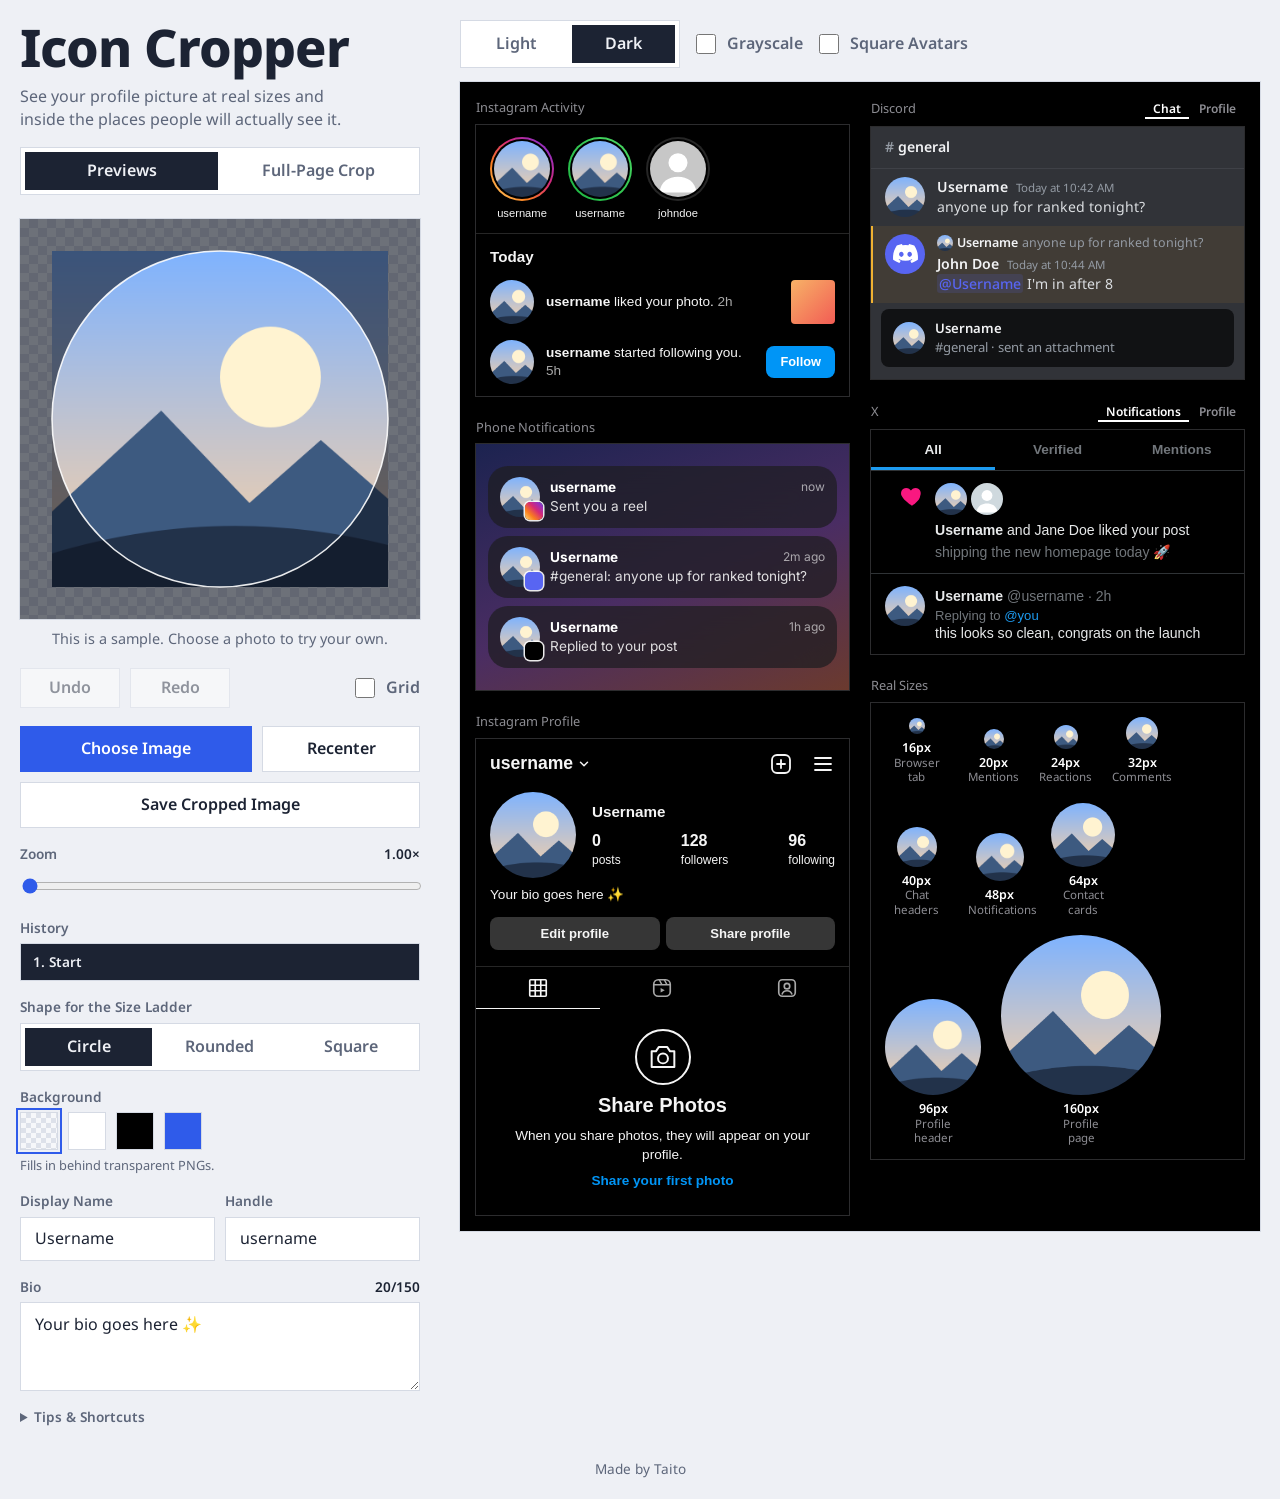
<file: index.html>
<!doctype html>
<html lang="en">
<head>
<meta charset="utf-8">
<meta name="viewport" content="width=device-width, initial-scale=1, viewport-fit=cover">
<title>Icon Cropper</title>
<link rel="icon" href="data:image/svg+xml,<svg xmlns='http://www.w3.org/2000/svg' viewBox='0 0 100 100'><text y='.9em' font-size='90'>💮</text></svg>">
<link rel="preconnect" href="https://fonts.googleapis.com">
<link rel="preconnect" href="https://fonts.gstatic.com" crossorigin>
<link href="https://fonts.googleapis.com/css2?family=Inter:wght@400;500;600;700&family=Noto+Sans:wght@400;500;600;700;800&display=swap" rel="stylesheet">
<link rel="stylesheet" href="styles.css">
</head>
<body>
<main class="layout">
  <header class="top">
    <h1>Icon Cropper</h1>
    <p>See your profile picture at real sizes and inside the places people will actually see it.</p>
    <div class="seg view" id="view" role="group" aria-label="View">
      <button type="button" data-v="preview">Previews</button>
      <button type="button" data-v="crop">Full-Page Crop</button>
    </div>
  </header>

  <section class="editor-col" aria-label="Crop your image">
    <div class="editor-wrap" id="drop">
      <canvas id="editor" tabindex="0" aria-label="Crop area. Drag to reposition, pinch or scroll to zoom."></canvas>
    </div>
    <p class="hint" id="hint">This is a sample. Choose a photo to try your own.</p>
    <p class="err" id="err" hidden></p>

    <div class="controls">
      <div class="controls-main">
        <div class="edit-bar">
          <button class="btn" id="undo" type="button" disabled>Undo</button>
          <button class="btn" id="redo" type="button" disabled>Redo</button>
          <label class="check"><input type="checkbox" id="grid"> Grid</label>
        </div>

        <div class="btns">
          <label class="btn primary">Choose Image<input type="file" id="file" accept="image/*" hidden></label>
          <button class="btn" id="reset" type="button">Recenter</button>
        </div>
        <button class="btn" id="save" type="button">Save Cropped Image</button>
      </div>

      <div class="controls-side">
        <label class="field"><span>Zoom <output id="zoomVal">1.00×</output></span>
          <input type="range" id="zoom" min="1" max="6" step="0.01" value="1">
        </label>

        <div class="field"><span>History</span>
          <ol class="hist" id="hist" aria-label="Crop history"></ol>
        </div>

        <div class="field"><span>Shape for the Size Ladder</span>
          <div class="seg" id="shape" role="group" aria-label="Shape">
            <button type="button" data-v="circle">Circle</button>
            <button type="button" data-v="rounded">Rounded</button>
            <button type="button" data-v="square">Square</button>
          </div>
        </div>

        <div class="field"><span>Background</span>
          <div class="swatches" id="fill" role="group" aria-label="Background fill">
            <button type="button" class="sw sw-none" data-v="none" aria-label="Transparent"></button>
            <button type="button" class="sw" data-v="#FFFFFF" style="background:#FFFFFF" aria-label="White"></button>
            <button type="button" class="sw" data-v="#000000" style="background:#000000" aria-label="Black"></button>
            <label class="sw sw-custom" id="customWrap" aria-label="Custom Colour"><input type="color" id="custom" value="#2F5BEA"></label>
          </div>
          <small>Fills in behind transparent PNGs.</small>
        </div>

        <div class="pair">
          <label class="field"><span>Display Name</span>
            <input type="text" id="name" maxlength="40" autocomplete="name">
          </label>
          <label class="field"><span>Handle</span>
            <input type="text" id="handle" maxlength="30" autocomplete="username" spellcheck="false" autocapitalize="off">
          </label>
        </div>

        <label class="field"><span>Bio <output id="bioCount"></output></span>
          <textarea id="bio" rows="3" maxlength="150"></textarea>
        </label>

        <details class="tip">
          <summary>Tips &amp; Shortcuts</summary>
          <p>Drop an image on the crop area or paste one with Cmd/Ctrl + V.
            Click the crop area to nudge with the arrow keys (Shift for bigger steps) and fine-tune zoom with + / −.
            Cmd/Ctrl + Z to undo, add Shift to redo.</p>
          <p>The handle shows on Instagram, on X as @handle and as your Discord username.
            The bio is capped at 150 characters, Instagram's limit.</p>
        </details>
      </div>
    </div>
  </section>

  <section class="preview-col" aria-label="Previews">
    <div class="toolbar">
      <div class="seg" id="mode" role="group" aria-label="Preview appearance">
        <button type="button" data-v="light">Light</button>
        <button type="button" data-v="dark">Dark</button>
      </div>
      <label class="check"><input type="checkbox" id="gray"> Grayscale</label>
      <label class="check"><input type="checkbox" id="square"> Square Avatars</label>
    </div>

    <div class="stage" id="stage" data-mode="dark">
      <div class="mocks">
        <div class="mock">
          <p class="mock-label">Instagram Activity</p>
          <div class="panel ig">
            <div class="ig-tray">
              <div class="ig-story" title="Story"><div class="ring"><img data-av class="av r-circle" style="--s:56px" alt=""></div><span data-handle></span></div>
              <div class="ig-story" title="Close Friends story"><div class="ring cf"><img data-av class="av r-circle" style="--s:56px" alt=""></div><span data-handle></span></div>
              <div class="ig-story" title="Viewed story"><div class="ring seen"><span class="def def-person def-ig" style="--s:56px" role="img" aria-label="John Doe"></span></div><span>johndoe</span></div>
            </div>
            <p class="ig-h">Today</p>
            <div class="ig-row">
              <img data-av class="av r-circle" style="--s:44px" alt="">
              <p><b data-handle></b> liked your photo. <span class="t">2h</span></p>
              <span class="ig-thumb"></span>
            </div>
            <div class="ig-row">
              <img data-av class="av r-circle" style="--s:44px" alt="">
              <p><b data-handle></b> started following you. <span class="t">5h</span></p>
              <span class="ig-btn">Follow</span>
            </div>
          </div>
        </div>

        <div class="mock">
          <p class="mock-label">Phone Notifications</p>
          <div class="panel wall">
            <div class="notif">
              <span class="badged"><img data-av class="av r-circle" style="--s:40px" alt=""><span class="app ig-app"></span></span>
              <div class="n-body">
                <div class="n-top"><strong data-handle></strong><span>now</span></div>
                <div class="n-text">Sent you a reel</div>
              </div>
            </div>
            <div class="notif">
              <span class="badged"><img data-av class="av r-circle" style="--s:40px" alt=""><span class="app dc-app"></span></span>
              <div class="n-body">
                <div class="n-top"><strong data-name></strong><span>2m ago</span></div>
                <div class="n-text">#general: anyone up for ranked tonight?</div>
              </div>
            </div>
            <div class="notif">
              <span class="badged"><img data-av class="av r-circle" style="--s:40px" alt=""><span class="app x-app"></span></span>
              <div class="n-body">
                <div class="n-top"><strong data-name></strong><span>1h ago</span></div>
                <div class="n-text">Replied to your post</div>
              </div>
            </div>
          </div>
        </div>

        <div class="mock">
          <p class="mock-label">Instagram Profile</p>
          <div class="panel ig">
            <div class="igp-bar">
              <b><span data-handle></span> <svg class="ic" style="--s:14px" viewBox="0 0 24 24" aria-hidden="true"><path d="M6 9l6 6 6-6" fill="none" stroke="currentColor" stroke-width="2.5" stroke-linecap="round" stroke-linejoin="round"/></svg></b>
              <svg class="ic" style="--s:24px" viewBox="0 0 24 24" aria-hidden="true"><rect x="3" y="3" width="18" height="18" rx="5" fill="none" stroke="currentColor" stroke-width="1.8"/><path d="M12 8v8M8 12h8" stroke="currentColor" stroke-width="1.8" stroke-linecap="round"/></svg>
              <svg class="ic" style="--s:24px" viewBox="0 0 24 24" aria-hidden="true"><path d="M4 6h16M4 12h16M4 18h16" stroke="currentColor" stroke-width="1.8" stroke-linecap="round"/></svg>
            </div>
            <div class="igp-head">
              <img data-av class="av r-circle" style="--s:86px" alt="">
              <div class="igp-side">
                <b class="igp-name" data-name></b>
                <div class="igp-stats">
                  <div><b>0</b><span>posts</span></div>
                  <div><b>128</b><span>followers</span></div>
                  <div><b>96</b><span>following</span></div>
                </div>
              </div>
            </div>
            <p class="igp-bio" data-bio></p>
            <div class="igp-btns"><span>Edit profile</span><span>Share profile</span></div>
            <div class="igp-tabs">
              <span class="on"><svg class="ic" style="--s:22px" viewBox="0 0 24 24" aria-hidden="true"><rect x="3" y="3" width="18" height="18" rx="1" fill="none" stroke="currentColor" stroke-width="1.8"/><path d="M9 3v18M15 3v18M3 9h18M3 15h18" stroke="currentColor" stroke-width="1.8"/></svg></span>
              <span><svg class="ic" style="--s:22px" viewBox="0 0 24 24" aria-hidden="true"><rect x="3" y="3" width="18" height="18" rx="5" fill="none" stroke="currentColor" stroke-width="1.8"/><path d="M3 8.5h18M9 3l3 5.5M14.5 3l3 5.5" fill="none" stroke="currentColor" stroke-width="1.6"/><path d="M10.5 12v5l4.5-2.5z" fill="currentColor"/></svg></span>
              <span><svg class="ic" style="--s:22px" viewBox="0 0 24 24" aria-hidden="true"><rect x="3" y="3" width="18" height="18" rx="4" fill="none" stroke="currentColor" stroke-width="1.8"/><circle cx="12" cy="10" r="3" fill="none" stroke="currentColor" stroke-width="1.8"/><path d="M6.5 19c1-3 3-4 5.5-4s4.5 1 5.5 4" fill="none" stroke="currentColor" stroke-width="1.8"/></svg></span>
            </div>
            <div class="igp-empty">
              <span class="igp-cam"><svg class="ic" style="--s:34px" viewBox="0 0 24 24" aria-hidden="true"><path d="M4 8h3l2-3h6l2 3h3v11H4z" fill="none" stroke="currentColor" stroke-width="1.4" stroke-linejoin="round"/><circle cx="12" cy="13" r="3.5" fill="none" stroke="currentColor" stroke-width="1.4"/></svg></span>
              <b>Share Photos</b>
              <p>When you share photos, they will appear on your profile.</p>
              <span class="igp-link">Share your first photo</span>
            </div>
          </div>
        </div>

        <div class="mock">
          <div class="mock-head">
            <p class="mock-label">Discord</p>
            <div class="mtabs" role="tablist" aria-label="Discord preview">
              <button type="button" role="tab" aria-selected="true" data-tab="chat">Chat</button>
              <button type="button" role="tab" aria-selected="false" data-tab="profile">Profile</button>
            </div>
          </div>
          <div class="panel dc">
           <div data-pane="profile" hidden>
            <div class="dcp-banner"></div>
            <div class="dcp-av"><img data-av class="av r-circle" style="--s:80px" alt=""><span class="dcp-status" aria-label="Online"></span></div>
            <div class="dcp-card">
              <b class="dcp-name" data-name></b>
              <span class="dcp-user" data-handle></span>
              <div data-bio-wrap><h4>About Me</h4><p class="dcp-bio" data-bio></p></div>
              <h4>Member Since</h4><p>Oct 8, 2026</p>
            </div>
           </div>
           <div data-pane="chat">
            <div class="dc-ch"><span>#</span>general</div>
            <div class="dc-msg">
              <img data-av class="av r-circle" style="--s:40px" alt="">
              <div class="dc-body">
                <div class="dc-top"><b data-name></b><span>Today at 10:42 AM</span></div>
                <div>anyone up for ranked tonight?</div>
              </div>
            </div>
            <div class="dc-msg hl">
              <span class="def def-dc" style="--s:40px" role="img" aria-label="John Doe"></span>
              <div class="dc-body">
                <div class="dc-reply"><img data-av class="av r-circle" style="--s:16px" alt=""><b data-name></b> anyone up for ranked tonight?</div>
                <div class="dc-top"><b>John Doe</b><span>Today at 10:44 AM</span></div>
                <div><span class="dc-at">@<span data-name></span></span> I'm in after 8</div>
              </div>
            </div>
            <div class="dc-toast">
              <img data-av class="av r-circle" style="--s:32px" alt="">
              <div><b data-name></b><span>#general · sent an attachment</span></div>
            </div>
           </div>
          </div>
        </div>

        <div class="mock">
          <div class="mock-head">
            <p class="mock-label">X</p>
            <div class="mtabs" role="tablist" aria-label="X preview">
              <button type="button" role="tab" aria-selected="true" data-tab="notifs">Notifications</button>
              <button type="button" role="tab" aria-selected="false" data-tab="profile">Profile</button>
            </div>
          </div>
          <div class="panel xn">
           <div data-pane="profile" hidden>
            <div class="xp-banner"></div>
            <div class="xp-top"><img data-av class="av r-circle xp-av" style="--s:68px" alt=""><span class="xp-edit">Edit profile</span></div>
            <div class="xp-body">
              <b class="xp-name" data-name></b>
              <span class="xp-handle">@<span data-handle></span></span>
              <p class="xp-bio" data-bio></p>
              <p class="xp-meta">Joined October 2026</p>
              <p class="xp-follow"><b>96</b> Following <b>128</b> Followers</p>
            </div>
           </div>
           <div data-pane="notifs">
            <div class="x-tabs"><span>All</span><span>Verified</span><span>Mentions</span></div>
            <div class="x-row">
              <div class="x-gut"><svg class="ic" style="--s:26px" viewBox="0 0 24 24" aria-hidden="true"><path fill="#F91880" d="M12 21s-7.5-4.6-9.6-9.2C.9 8.4 2.9 4.5 6.6 4.5c2.1 0 3.6 1.1 4.4 2.5.8-1.4 2.3-2.5 4.4-2.5 3.7 0 5.7 3.9 4.2 7.3C19.5 16.4 12 21 12 21z"/></svg></div>
              <div class="x-body">
                <div class="x-avs"><img data-av class="av r-circle" style="--s:32px" alt=""><span class="def def-person def-x" style="--s:32px" role="img" aria-label="Jane Doe"></span></div>
                <p><b data-name></b> and Jane Doe liked your post</p>
                <p class="x-q">shipping the new homepage today 🚀</p>
              </div>
            </div>
            <div class="x-row">
              <img data-av class="av r-circle" style="--s:40px" alt="">
              <div class="x-body">
                <div class="x-top"><b data-name></b><span>@<span data-handle></span> · 2h</span></div>
                <p class="x-to">Replying to <i>@you</i></p>
                <p>this looks so clean, congrats on the launch</p>
              </div>
            </div>
           </div>
          </div>
        </div>

        <div class="mock">
          <p class="mock-label">Real Sizes</p>
          <div class="panel sizes">
            <div class="ladder" id="ladder" data-shape="circle"></div>
          </div>
        </div>
      </div>
    </div>
  </section>
</main>

<footer class="foot">Made by Taito</footer>

<dialog class="viewer" id="viewer" aria-label="Profile picture">
  <button class="viewer-close" id="viewerClose" type="button">Close</button>
  <img data-av alt="Your profile picture, enlarged">
  <div class="viewer-cap"><b data-name></b><span id="viewerSize"></span></div>
</dialog>

<script src="app.js"></script>
</body>
</html>
</file>
<file: styles.css>
:root{
  --bg:#EEF0F5;--surface:#FFFFFF;--ink:#1C2333;--muted:#5D667A;--line:#D5DAE4;
  --accent:#2F5BEA;--accent-ink:#FFFFFF;--check-a:#DDE1EA;--check-b:#F6F7FA;--err:#B42318;
  box-sizing:border-box;
  padding-top:env(safe-area-inset-top,0px);padding-bottom:env(safe-area-inset-bottom,0px);
  color-scheme:light;
}
@media (prefers-color-scheme:dark){
  :root:not([data-theme="light"]){
    --bg:#13161D;--surface:#1D212B;--ink:#E7EAF1;--muted:#99A1B3;--line:#2E3442;
    --accent:#7C9BFF;--accent-ink:#0F1730;--check-a:#262B36;--check-b:#1B1F28;--err:#FF8A7A;color-scheme:dark;
  }
}
:root[data-theme="dark"]{
  --bg:#13161D;--surface:#1D212B;--ink:#E7EAF1;--muted:#99A1B3;--line:#2E3442;
  --accent:#7C9BFF;--accent-ink:#0F1730;--check-a:#262B36;--check-b:#1B1F28;--err:#FF8A7A;color-scheme:dark;
}
html{scroll-padding-top:env(safe-area-inset-top,0px)}
*,*::before,*::after{box-sizing:inherit}
body{margin:0;background:var(--bg);color:var(--ink);
  font-family:"Noto Sans",ui-sans-serif,system-ui,-apple-system,"Segoe UI",Roboto,sans-serif;
  font-size:16px;line-height:1.45;-webkit-font-smoothing:antialiased;
  min-height:100dvh;display:flex;flex-direction:column}
body>main{flex:1;width:100%}
.foot{padding:4px 20px 20px;text-align:center;color:var(--muted);font-size:.85rem}
button,input,textarea{font:inherit;color:inherit}
:focus-visible{outline:2px solid var(--accent);outline-offset:2px}

.top{width:100%;max-width:400px;margin:0 auto}
.top h1{margin:0;font-size:clamp(2rem,9vw,3.25rem);font-weight:800;letter-spacing:-.02em;line-height:1.05}
.top p{margin:10px 0 0;color:var(--muted);max-width:36ch}

.layout{max-width:2000px;margin:0 auto;padding:20px;display:grid;gap:28px}
@media (min-width:900px){
  /* Title sits above the editor so the previews can start at the top of the page */
  .layout{grid-template-columns:minmax(320px,400px) 1fr;grid-template-rows:auto 1fr;gap:24px 40px;align-items:start}
  .preview-col{grid-column:2;grid-row:1 / span 2;min-width:0}
  .editor-col{position:sticky;top:calc(env(safe-area-inset-top,0px) + 20px)}
}
.view{margin-top:16px}

/* Wide screens: the editor's settings move into their own column beside it, so nothing needs scrolling */
@media (min-width:1500px){
  .layout:not(.focus){grid-template-columns:644px minmax(0,1fr);gap:20px 32px}
  .layout:not(.focus) .top{max-width:none;display:grid;grid-template-columns:1fr 280px;column-gap:24px;align-items:end}
  .layout:not(.focus) .top h1{font-size:2.25rem}
  .layout:not(.focus) .top p{margin-top:4px}
  .layout:not(.focus) .view{grid-column:2;grid-row:1 / span 2;margin:0}
  .layout:not(.focus) .editor-col{display:grid;grid-template-columns:360px 260px;grid-template-rows:repeat(4,auto) 1fr;
    column-gap:24px;align-items:start}
  .layout:not(.focus) .editor-wrap{grid-column:1;grid-row:1;max-width:none}
  .layout:not(.focus) .hint{grid-column:1;grid-row:2}
  .layout:not(.focus) .err{grid-column:1;grid-row:3}
  .layout:not(.focus) .controls{display:contents}
  .layout:not(.focus) .controls-main{grid-column:1;grid-row:4;margin-top:12px}
  .layout:not(.focus) .controls-side{grid-column:2;grid-row:1 / -1}
  .layout:not(.focus) .hist{max-height:150px}
}

/* Full-page crop: previews hide and the crop area takes the space they used */
.layout.focus{max-width:none}
.layout.focus .preview-col,.layout.focus .top p{display:none}
.layout.focus .editor-wrap{max-width:none;width:min(100%, calc(100dvh - 190px));min-width:280px}
@media (min-width:900px){
  .layout.focus{grid-template-columns:minmax(0,1fr) 360px;grid-template-rows:auto auto auto 1fr}
  .layout.focus .top{grid-column:1 / -1;max-width:none;display:flex;align-items:center;gap:24px}
  .layout.focus .top h1{font-size:2rem}
  .layout.focus .view{margin:0;flex:0 1 340px}
  .layout.focus .editor-col{display:contents}
  .layout.focus .editor-wrap{grid-column:1;grid-row:2}
  .layout.focus .hint{grid-column:1;grid-row:3}
  .layout.focus .err{grid-column:1;grid-row:4}
  .layout.focus .controls{grid-column:2;grid-row:2 / span 3;margin:0;max-width:none;
    position:sticky;top:calc(env(safe-area-inset-top,0px) + 20px)}
}

.editor-wrap{width:100%;max-width:400px;margin:0 auto;aspect-ratio:1;overflow:hidden;
  background:repeating-conic-gradient(var(--check-a) 0 25%,var(--check-b) 0 50%) 0 0/18px 18px;
  box-shadow:0 0 0 1px var(--line)}
.editor-wrap.dragging{box-shadow:0 0 0 3px var(--accent)}
#editor{width:100%;height:100%;display:block;touch-action:none;cursor:grab}
#editor:active{cursor:grabbing}
#editor:focus-visible{outline:3px solid var(--accent);outline-offset:-3px}
.hint{margin:10px 0 0;text-align:center;color:var(--muted);font-size:.9rem}
.err{margin:8px 0 0;text-align:center;color:var(--err);font-size:.9rem;font-weight:600}

.controls{max-width:400px;margin:16px auto 0;display:grid;gap:16px}
.controls-main,.controls-side{display:grid;gap:16px;align-content:start}
.btns{display:flex;gap:10px}
.btn{flex:1;display:inline-flex;align-items:center;justify-content:center;min-height:46px;padding:0 16px;
  border:1px solid var(--line);background:var(--surface);font-weight:600;cursor:pointer}
.btns+.btn{width:100%;margin-top:-6px}
.seg button:disabled{opacity:.45;cursor:not-allowed}
.btn.primary{background:var(--accent);color:var(--accent-ink);border-color:transparent;flex:1.6}
.btn:has(input:focus-visible){outline:2px solid var(--accent);outline-offset:2px}
.field{display:grid;gap:6px}
.field>span{font-size:.85rem;font-weight:600;color:var(--muted);display:flex;justify-content:space-between;gap:8px}
.field output{color:var(--ink);font-variant-numeric:tabular-nums}
.edit-bar{display:flex;gap:10px;align-items:center}
.edit-bar .btn{flex:0 1 100px;min-height:40px}
.edit-bar .check{margin-left:auto}
.btn:disabled{opacity:.45;cursor:not-allowed}
.hist{position:relative;list-style:none;margin:0;padding:0;max-height:168px;overflow:auto;
  border:1px solid var(--line);background:var(--surface)}
.hist li+li{border-top:1px solid var(--line)}
.hist button{width:100%;display:block;padding:8px 12px;border:0;background:none;text-align:left;cursor:pointer;font-size:.85rem}
.hist button[aria-current="step"]{background:var(--ink);color:var(--bg);font-weight:600}
.hist .future button{color:var(--muted);text-decoration:line-through;text-decoration-color:var(--line)}
.field small{color:var(--muted);font-size:.8rem}
input[type=range]{width:100%;accent-color:var(--accent);height:28px}
input[type=text]{width:100%;min-height:44px;padding:0 14px;border:1px solid var(--line);background:var(--surface)}
.seg{display:flex;padding:4px;gap:4px;background:var(--surface);border:1px solid var(--line)}
.seg button{flex:1;min-height:38px;border:0;background:transparent;font-weight:600;cursor:pointer;color:var(--muted)}
.seg button[aria-pressed="true"]{background:var(--ink);color:var(--bg)}
.swatches{display:flex;gap:10px;align-items:center}
.sw{width:38px;height:38px;border:1px solid var(--line);cursor:pointer;padding:0;position:relative;flex:none}
.sw[aria-pressed="true"]{box-shadow:0 0 0 2px var(--bg),0 0 0 4px var(--accent)}
.sw-none{background:repeating-conic-gradient(var(--check-a) 0 25%,var(--check-b) 0 50%) 0 0/10px 10px}
.sw-custom{overflow:hidden}
.sw-custom input{position:absolute;inset:-8px;width:calc(100% + 16px);height:calc(100% + 16px);border:0;padding:0;cursor:pointer;background:none}
.tip{margin:0;color:var(--muted);font-size:.85rem}
.tip summary{cursor:pointer;font-weight:600;min-height:28px}
.tip p{margin:6px 0 0}
.pair{display:grid;grid-template-columns:1fr 1fr;gap:10px}
.pair input{min-width:0}
textarea{width:100%;padding:10px 14px;border:1px solid var(--line);background:var(--surface);resize:vertical;line-height:1.4}

.toolbar{display:flex;gap:12px;align-items:center;flex-wrap:wrap;margin-bottom:14px}
.toolbar .seg{flex:0 1 220px}
.check{display:inline-flex;gap:8px;align-items:center;font-weight:600;color:var(--muted);cursor:pointer;min-height:44px}
.check input{width:20px;height:20px;accent-color:var(--accent)}

/* Preview stage: simulates the app surface, independent of page theme */
.stage{--p-bg:#FFFFFF;--p-ink:#000;--p-sub:#8A8A8F;--p-in:#E9E9EB;--p-out:#1F7AF2;--p-card:#F2F2F7;--p-line:#E4E4E8;
  background:var(--p-bg);color:var(--p-ink);padding:16px;
  box-shadow:0 0 0 1px var(--line)}
.stage[data-mode="dark"]{--p-bg:#000;--p-ink:#FFF;--p-sub:#8D8D93;--p-in:#26262A;--p-card:#1C1C1E;--p-line:#2C2C2E}
.stage.gray img[data-av],.viewer.gray img{filter:grayscale(1)}
.stage img[data-av]{cursor:zoom-in}
.stage img[data-av]:focus-visible{outline:2px solid var(--accent);outline-offset:2px}

/* Full-screen avatar viewer */
.viewer{border:0;padding:0;margin:0;width:100vw;height:100dvh;max-width:none;max-height:none;
  background:rgba(8,10,16,.88);-webkit-backdrop-filter:blur(14px);backdrop-filter:blur(14px);color:#FFF}
.viewer::backdrop{background:transparent}
.viewer[open]{display:grid;place-items:center;align-content:center;gap:18px;cursor:zoom-out;
  padding:calc(env(safe-area-inset-top,0px) + 64px) 16px calc(env(safe-area-inset-bottom,0px) + 32px)}
.viewer img{width:min(80vw,62dvh,512px);height:auto;aspect-ratio:1;object-fit:cover;display:block;
  background:#1C1C1E;box-shadow:0 20px 60px rgba(0,0,0,.5);cursor:default}
.viewer-cap{text-align:center;cursor:default}
.viewer-cap b{display:block;font-size:1.25rem}
.viewer-cap span{color:rgba(255,255,255,.65);font-size:.9rem}
.viewer-close{position:absolute;top:calc(env(safe-area-inset-top,0px) + 16px);right:16px;min-height:44px;padding:0 18px;
  border:1px solid rgba(255,255,255,.3);background:rgba(255,255,255,.1);color:#FFF;font-weight:600;cursor:pointer}
@media (prefers-reduced-motion:no-preference){
  .viewer[open] img{animation:pop .22s cubic-bezier(.2,.8,.3,1)}
  @keyframes pop{from{transform:scale(.6);opacity:0}}
}

.av{width:var(--s);height:var(--s);object-fit:cover;flex:none;display:block;background:var(--p-card)}
.r-circle{border-radius:50%}
.r-rounded{border-radius:22%}
/* Each platform's default "no photo" avatar, for the other people in the previews */
.def{width:var(--s);height:var(--s);border-radius:50%;flex:none;display:block;background:center/cover no-repeat}
.def-person{background-image:url("data:image/svg+xml,%3Csvg xmlns='http://www.w3.org/2000/svg' viewBox='0 0 100 100'%3E%3Ccircle cx='50' cy='39' r='17' fill='white'/%3E%3Cpath d='M17 92c2-19 16-28 33-28s31 9 33 28z' fill='white'/%3E%3C/svg%3E")}
.def-ig{background-color:#C7C7C7}
.def-x{background-color:#CFD9DE}
.def-dc{background-color:#5865F2;background-size:62%;
  background-image:url("data:image/svg+xml,%3Csvg xmlns='http://www.w3.org/2000/svg' viewBox='0 0 100 76'%3E%3Cpath fill='white' fill-rule='evenodd' d='M84.7 6.4A82 82 0 0 0 64.3 0c-.9 1.6-1.9 3.7-2.6 5.4a76 76 0 0 0-23.4 0C37.6 3.7 36.5 1.6 35.6 0A82 82 0 0 0 15.2 6.4C2.3 25.7-1.2 44.5.5 63a83 83 0 0 0 25 12.7c2-2.8 3.8-5.7 5.4-8.8-3-1.1-5.8-2.5-8.5-4.1l2.1-1.7a58.6 58.6 0 0 0 51 0l2.1 1.7c-2.7 1.6-5.5 3-8.5 4.1 1.6 3.1 3.4 6 5.4 8.8a83 83 0 0 0 25-12.7c2-21.5-3.4-40.1-14.5-56.6zM33.4 51.6c-4.9 0-9-4.5-9-10.1s4-10.1 9-10.1 9.1 4.6 9 10.1c0 5.6-4 10.1-9 10.1zm33.2 0c-4.9 0-9-4.5-9-10.1s4-10.1 9-10.1 9.1 4.6 9 10.1c0 5.6-4 10.1-9 10.1z'/%3E%3C/svg%3E")}

.ladder{display:flex;flex-wrap:wrap;align-items:flex-end;gap:18px 20px}
.ladder figure{margin:0;display:grid;justify-items:center;gap:6px}
.ladder figcaption{text-align:center;font-size:.72rem;line-height:1.25;color:var(--p-sub);max-width:9ch}
.ladder figcaption b{display:block;color:var(--p-ink);font-weight:600;font-size:.78rem}
.ladder[data-shape="circle"] .av{border-radius:50%}
.ladder[data-shape="rounded"] .av{border-radius:22%}
.ladder[data-shape="square"] .av{border-radius:0}
.stage.square .av,.stage.square .def{border-radius:0 !important}

/* Cards flow down as many ~260px columns as fit, so wider screens show more side by side */
.mocks{columns:260px;column-gap:22px}
.mock{break-inside:avoid;margin-bottom:22px}
.mock:last-child{margin-bottom:0}
.mock-label{margin:0 0 8px;font-size:.8rem;color:var(--p-sub)}
.mock-head{display:flex;align-items:center;justify-content:space-between;gap:8px;margin-bottom:8px}
.mock-head .mock-label{margin:0}
.mtabs{display:flex;gap:2px}
.mtabs button{border:0;background:none;padding:2px 8px;font-size:.75rem;font-weight:600;color:var(--p-sub);cursor:pointer}
.mtabs button[aria-selected="true"]{color:var(--p-ink);box-shadow:inset 0 -2px currentColor}
[data-bio]{white-space:pre-line;overflow-wrap:anywhere}
.panel{box-shadow:0 0 0 1px var(--p-line);overflow:hidden}
.sizes{padding:14px}
.ic{width:var(--s);height:var(--s);flex:none;display:block}

/* Instagram */
.ig{--i-bg:#FFF;--i-ink:#000;--i-sub:#737373;--i-line:#DBDBDB;--i-blue:#0095F6;--i-btn:#EFEFEF;background:var(--i-bg);color:var(--i-ink);font-size:.85rem;
  font-family:-apple-system,BlinkMacSystemFont,"Segoe UI",Roboto,Helvetica,Arial,sans-serif}
.stage[data-mode="dark"] .ig{--i-bg:#000;--i-ink:#F5F5F5;--i-sub:#A8A8A8;--i-line:#262626;--i-btn:#363636}
.ig-tray{display:flex;gap:14px;padding:12px 14px;border-bottom:1px solid var(--i-line);overflow:hidden}
.ig-story{display:grid;justify-items:center;gap:4px;font-size:.7rem;color:var(--i-ink);max-width:64px}
.ig-story>span{max-width:100%;overflow:hidden;text-overflow:ellipsis;white-space:nowrap}
/* 4px padding = the avatar's 2px gap (its box-shadow) + a 2px visible ring */
.ring{padding:4px;border-radius:50%;background:linear-gradient(45deg,#FEDA75,#FA7E1E 30%,#D62976 60%,#962FBF 85%,#4F5BD5)}
.ring>*{box-shadow:0 0 0 2px var(--i-bg)}
.ring.cf{background:linear-gradient(45deg,#1BB441,#4CD964)}
.ring.seen{background:var(--i-line)}
.stage.square .ring{border-radius:0}
.ig-h{margin:0;padding:12px 14px 4px;font-weight:700;font-size:.95rem}
.ig-row{display:flex;gap:12px;align-items:center;padding:8px 14px}
.ig-row:last-child{padding-bottom:12px}
.ig-row p{margin:0;flex:1;min-width:0;line-height:1.3}
.ig-row .t{color:var(--i-sub)}
.ig-thumb{width:44px;height:44px;border-radius:4px;flex:none;background:linear-gradient(135deg,#F7B267,#F25C54)}
.igp-bar{display:flex;align-items:center;gap:18px;padding:12px 14px 6px}
.igp-bar b{flex:1;display:flex;align-items:center;gap:4px;font-size:1.1rem;font-weight:700}
.igp-head{display:flex;align-items:center;gap:16px;padding:10px 14px 8px}
.igp-side{flex:1;min-width:0;display:grid;gap:6px}
.igp-name{font-size:.95rem;font-weight:700;white-space:nowrap;overflow:hidden;text-overflow:ellipsis}
.igp-stats{display:flex;justify-content:space-between;gap:8px}
.igp-stats b{display:block;font-size:1rem;font-weight:700}
.igp-stats span{display:block;font-size:.75rem}
.igp-bio{margin:0;padding:0 14px;font-size:.85rem;line-height:1.35}
.igp-bio:empty{display:none}
.igp-btns{display:flex;gap:6px;padding:12px 14px}
.igp-btns span{flex:1;text-align:center;padding:7px 0;border-radius:8px;background:var(--i-btn);font-weight:600;font-size:.82rem}
.igp-tabs{display:flex;border-top:1px solid var(--i-line);margin-top:4px}
.igp-tabs span{flex:1;display:flex;justify-content:center;padding:10px 0;color:var(--i-sub)}
.igp-tabs span.on{color:var(--i-ink);box-shadow:inset 0 -1px var(--i-ink)}
.igp-empty{display:grid;justify-items:center;text-align:center;gap:6px;padding:20px 20px 24px}
.igp-cam{width:56px;height:56px;border-radius:50%;border:2px solid var(--i-ink);display:grid;place-items:center}
.igp-empty b{font-size:1.25rem;font-weight:800}
.igp-empty p{margin:0;font-size:.85rem;color:var(--i-ink)}
.igp-link{color:var(--i-blue);font-weight:600;font-size:.85rem}
.ig-btn{border-radius:8px;background:var(--i-blue);color:#FFF;font-weight:600;font-size:.8rem;padding:7px 14px;flex:none}

/* Discord */
.dc{--d-bg:#FFF;--d-ink:#313338;--d-sub:#5C5E66;--d-head:#060607;--d-line:#E3E5E8;--d-hl:rgba(250,168,26,.1);--d-card:#F2F3F5;
  background:var(--d-bg);color:var(--d-ink);font-size:.88rem;
  font-family:"gg sans","Noto Sans","Helvetica Neue",Helvetica,Arial,sans-serif}
.stage[data-mode="dark"] .dc{--d-bg:#313338;--d-ink:#DBDEE1;--d-sub:#949BA4;--d-head:#F2F3F5;--d-line:#3F4147;--d-hl:rgba(250,168,26,.08);--d-card:#232428}
.dc-ch{padding:10px 14px;font-weight:600;color:var(--d-head);border-bottom:1px solid var(--d-line)}
.dc-ch span{color:var(--d-sub);margin-right:4px}
.dc-msg{display:flex;gap:12px;padding:8px 14px}
.dc-msg.hl{background:var(--d-hl);box-shadow:inset 2px 0 #F0B232}
.dc-body{flex:1;min-width:0}
.dc-top{display:flex;gap:8px;align-items:baseline}
.dc-top b{color:var(--d-head);font-weight:600}
.dc-top span{color:var(--d-sub);font-size:.72rem}
.dc-reply{display:flex;gap:4px;align-items:center;font-size:.78rem;color:var(--d-sub);margin-bottom:2px;white-space:nowrap;overflow:hidden}
.dc-reply b{color:var(--d-head);font-weight:600;flex:none}
.dc-at{color:#5865F2;background:rgba(88,101,242,.15);border-radius:3px;padding:0 2px;font-weight:500}
.dc-toast{display:flex;gap:10px;align-items:center;margin:6px 10px 12px;padding:10px 12px;border-radius:8px;background:#111214;color:#DBDEE1;font-size:.82rem}
.dc-toast b{color:#F2F3F5;display:block;font-weight:600}
.dc-toast span{color:#949BA4}
.dcp-banner{height:64px;background:#5865F2}
.dcp-av{position:relative;width:max-content;margin:-40px 0 0 14px}
.dcp-av .av{box-shadow:0 0 0 6px var(--d-bg)}
.dcp-status{position:absolute;right:0;bottom:2px;width:18px;height:18px;border-radius:50%;background:#23A55A;box-shadow:0 0 0 4px var(--d-bg)}
.dcp-card{margin:10px 12px 12px;padding:12px;border-radius:8px;background:var(--d-card);font-size:.82rem}
.dcp-name{display:block;font-size:1.1rem;font-weight:700;color:var(--d-head)}
.dcp-user{display:block;color:var(--d-head);margin-bottom:8px}
.dcp-card h4{margin:10px 0 2px;font-size:.7rem;font-weight:700;color:var(--d-head)}
.dcp-card p{margin:0}

/* X */
.xn{--x-bg:#FFF;--x-ink:#0F1419;--x-sub:#536471;--x-line:#EFF3F4;--x-line2:#CFD9DE;--x-banner:#CFD9DE;background:var(--x-bg);color:var(--x-ink);font-size:.88rem;
  font-family:TwitterChirp,Chirp,-apple-system,BlinkMacSystemFont,"Segoe UI",Roboto,Helvetica,Arial,sans-serif}
.stage[data-mode="dark"] .xn{--x-bg:#000;--x-ink:#E7E9EA;--x-sub:#71767B;--x-line:#2F3336;--x-line2:#536471;--x-banner:#333639}
.x-tabs{display:flex;border-bottom:1px solid var(--x-line);font-weight:600;font-size:.85rem}
.x-tabs span{flex:1;text-align:center;padding:10px 0;color:var(--x-sub)}
.x-tabs span:first-child{color:var(--x-ink);box-shadow:inset 0 -3px #1D9BF0}
.x-row{display:flex;gap:10px;padding:12px 14px;border-bottom:1px solid var(--x-line)}
.x-row:last-child{border-bottom:0}
.x-gut{width:40px;flex:none;display:flex;justify-content:flex-end}
.x-body{flex:1;min-width:0}
.x-avs{display:flex;gap:4px;margin-bottom:6px}
.x-body p{margin:0;line-height:1.3}
.x-body p.x-q{color:var(--x-sub);margin-top:4px}
.x-top{display:flex;gap:4px;white-space:nowrap;overflow:hidden}
.x-top span{color:var(--x-sub);overflow:hidden;text-overflow:ellipsis}
.x-body p.x-to{color:var(--x-sub);font-size:.82rem}
.x-to i{font-style:normal;color:#1D9BF0}
.xp-banner{height:84px;background:var(--x-banner)}
.xp-top{display:flex;justify-content:space-between;align-items:flex-end;padding:0 14px;margin-top:-34px}
.xp-av{box-shadow:0 0 0 4px var(--x-bg)}
.xp-edit{border:1px solid var(--x-line2);border-radius:999px;padding:5px 14px;font-weight:700;font-size:.8rem}
.xp-body{padding:10px 14px 14px}
.xp-name{display:block;font-size:1.1rem;font-weight:800}
.xp-handle{display:block;color:var(--x-sub)}
.xp-body p{margin:10px 0 0;line-height:1.35}
.xp-body p.xp-bio:empty{display:none}
.xp-body p.xp-meta{color:var(--x-sub);font-size:.82rem}
.xp-body p.xp-follow{color:var(--x-sub);font-size:.85rem;margin-top:6px}
.xp-follow b{color:var(--x-ink)}

/* Phone push */
.wall{padding:22px 12px;background:linear-gradient(160deg,#5B6CF0,#B57BD8 55%,#F2A07B);
  font-family:-apple-system,"SF Pro Text",BlinkMacSystemFont,Inter,sans-serif}
.stage[data-mode="dark"] .wall{background:linear-gradient(160deg,#1C2350,#4A2D63 55%,#6B3A2E)}
.notif{display:flex;gap:10px;align-items:center;padding:11px 12px;border-radius:20px;
  background:rgba(255,255,255,.72);color:#000;-webkit-backdrop-filter:blur(20px);backdrop-filter:blur(20px)}
.notif+.notif{margin-top:8px}
.stage[data-mode="dark"] .notif{background:rgba(30,30,32,.72);color:#fff}
.badged{position:relative;flex:none}
.badged .app{position:absolute;right:-3px;bottom:-3px;width:18px;height:18px;border-radius:5px;box-shadow:0 0 0 1.5px rgba(255,255,255,.9)}
.app.ig-app{background:linear-gradient(45deg,#FEDA75,#FA7E1E 30%,#D62976 60%,#962FBF 85%,#4F5BD5)}
.app.dc-app{background:#5865F2}
.app.x-app{background:#000}
.n-body{flex:1;min-width:0}
.n-top{display:flex;justify-content:space-between;gap:8px;font-size:.85rem}
.n-top span{opacity:.6;font-size:.75rem}
.n-text{font-size:.85rem;opacity:.85;white-space:nowrap;overflow:hidden;text-overflow:ellipsis}
</file>
